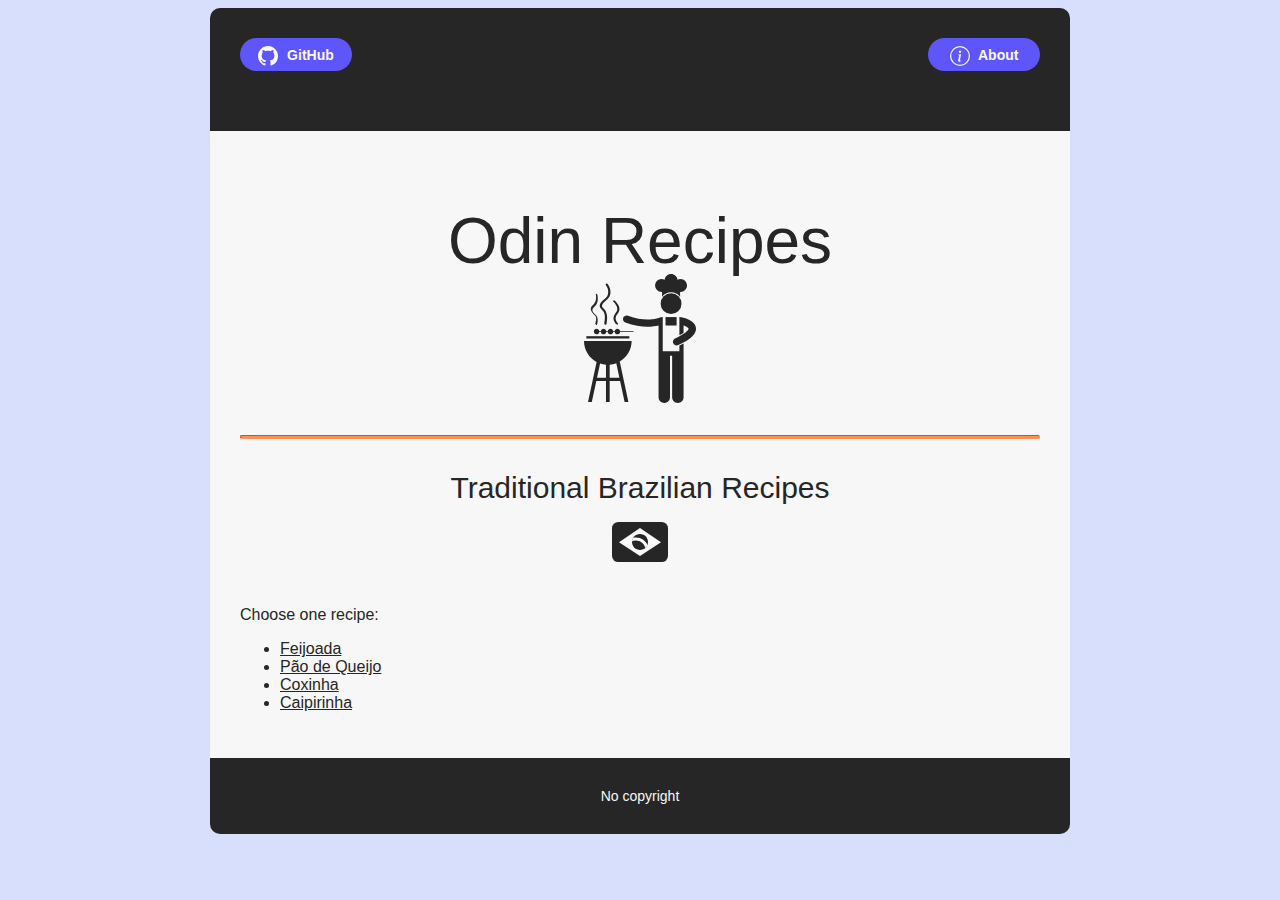
<file: index.html>
<!DOCTYPE html>
<html lang="en">

<head>
  <meta charset="UTF-8">
  <meta name="viewport" content="width=device-width, initial-scale=1.0">
  <link href="./css/style.css" rel="stylesheet">
  <title>Odin Recipes</title>
</head>

<body>
  <header id="menu">
    <a href="https://github.com/DaniloArcj/odin-recipes/tree/odin-recipes-css" target="_blank"><button class="button"><img class="logo-button" src="./img/github.svg"> GitHub</button></a>
    <a href="about.html"><button class="button"><img class="logo-button" src="./img/about.svg"> About</button></a>
  </header>

  <main id="recipe">
    <section>
      <h1>Odin Recipes</h1>
      <img class="icon mainicon" src="./img/odin-recipe.svg" alt="Chef cooking icon">
      <hr>
    </section>
    <section>          
      <h2>Traditional Brazilian Recipes</h2>
      <img class="icon" src="./img/brazil.svg" alt="Brazilian flag Icon">

      <p>Choose one recipe:</p>
      <ul lang="pt-BR">
        <li><a href="./recipes/feijoada.html" >Feijoada</a></li>
        <li><a href="./recipes/paodequeijo.html" >Pão de Queijo</a></li>
        <li><a href="./recipes/coxinha.html">Coxinha</a></li>
        <li><a href="./recipes/caipirinha.html">Caipirinha</a></li>
      </ul>
    </section>
  </main>
  <footer>
    No copyright
  </footer>
</body>

</html>
</file>
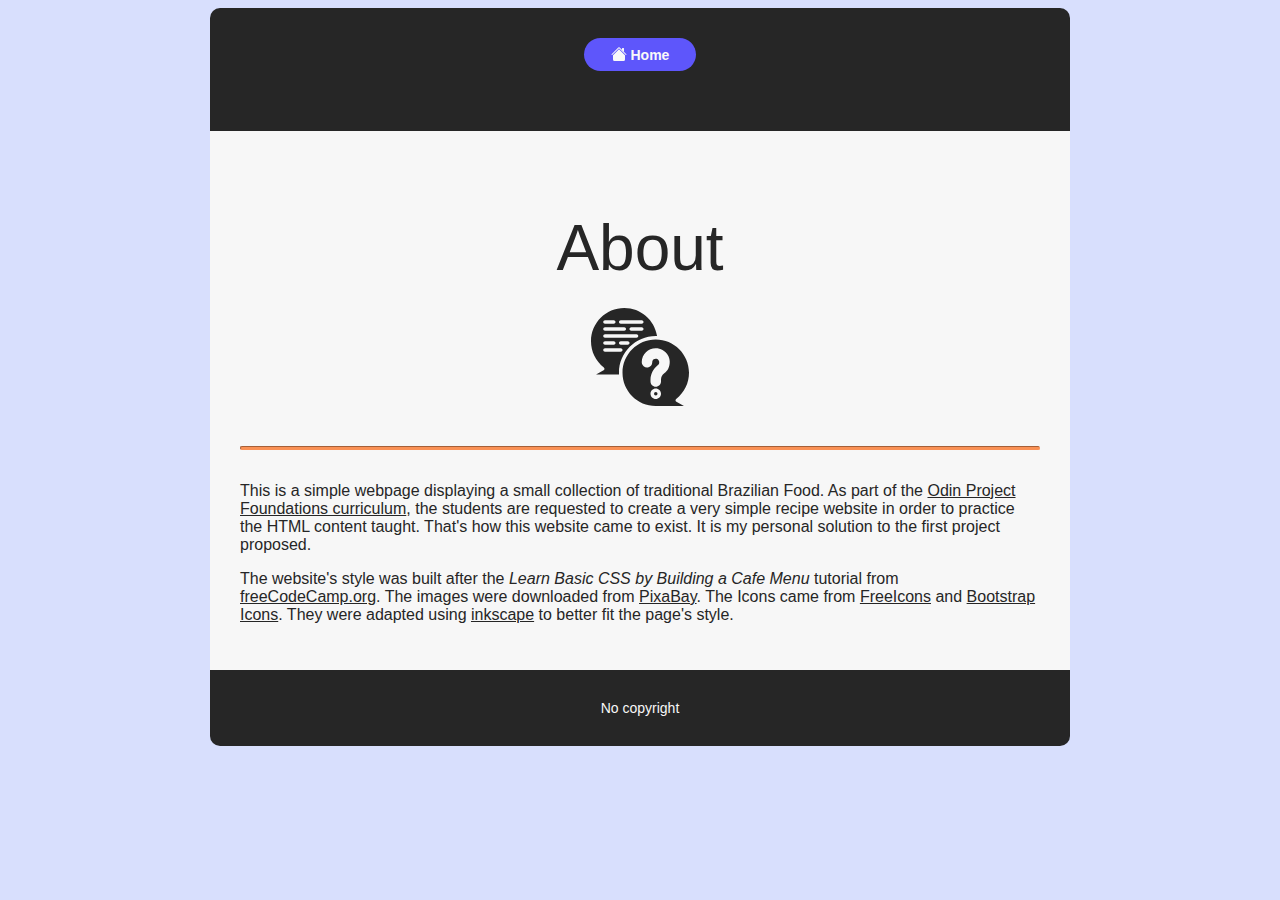
<file: about.html>
<!DOCTYPE html>
<html lang="en">
<head>
  <meta charset="UTF-8">
  <meta name="viewport" content="width=device-width, initial-scale=1.0">
  <link rel="stylesheet" href="./css/about.css">
  <title>Document</title>
</head>
<body>
  <header id="menu">
    <a href="./index.html"><button class="button"><img class="logo-home" src="./img/home.svg"> Home</button></a>
  </header>
  <main id="recipe">
    <h1>About</h1>
    <img class="icon" src="./img/info.svg" alt="Information Icon">
    <hr>
    <p>
      This is a simple webpage displaying a small collection of traditional Brazilian Food. As part of the <a href="https://www.theodinproject.com/lessons/foundations-recipes" target="_blank">Odin Project Foundations curriculum</a>, the students are requested to create a very simple recipe website in order to practice the HTML content taught. That's how this website came to exist. It is my personal solution to the first project proposed.
    </p>
    <p>
      The website's style was built after the <em>Learn Basic CSS by Building a Cafe Menu</em> tutorial from <a href="https://www.freecodecamp.org/learn/2022/responsive-web-design/" target="_blank">freeCodeCamp.org</a>. The images were downloaded from <a href="https://pixabay.com/pt/">PixaBay</a>. The Icons came from <a href="https://freeicons.io/">FreeIcons</a> and <a href="https://icons.getbootstrap.com/">Bootstrap Icons</a>. They were adapted using <a href="https://inkscape.org/">inkscape</a> to better fit the page's style.
    </p>
  </main>
  <footer>
    No copyright
  </footer>
</body>
</html>
</file>
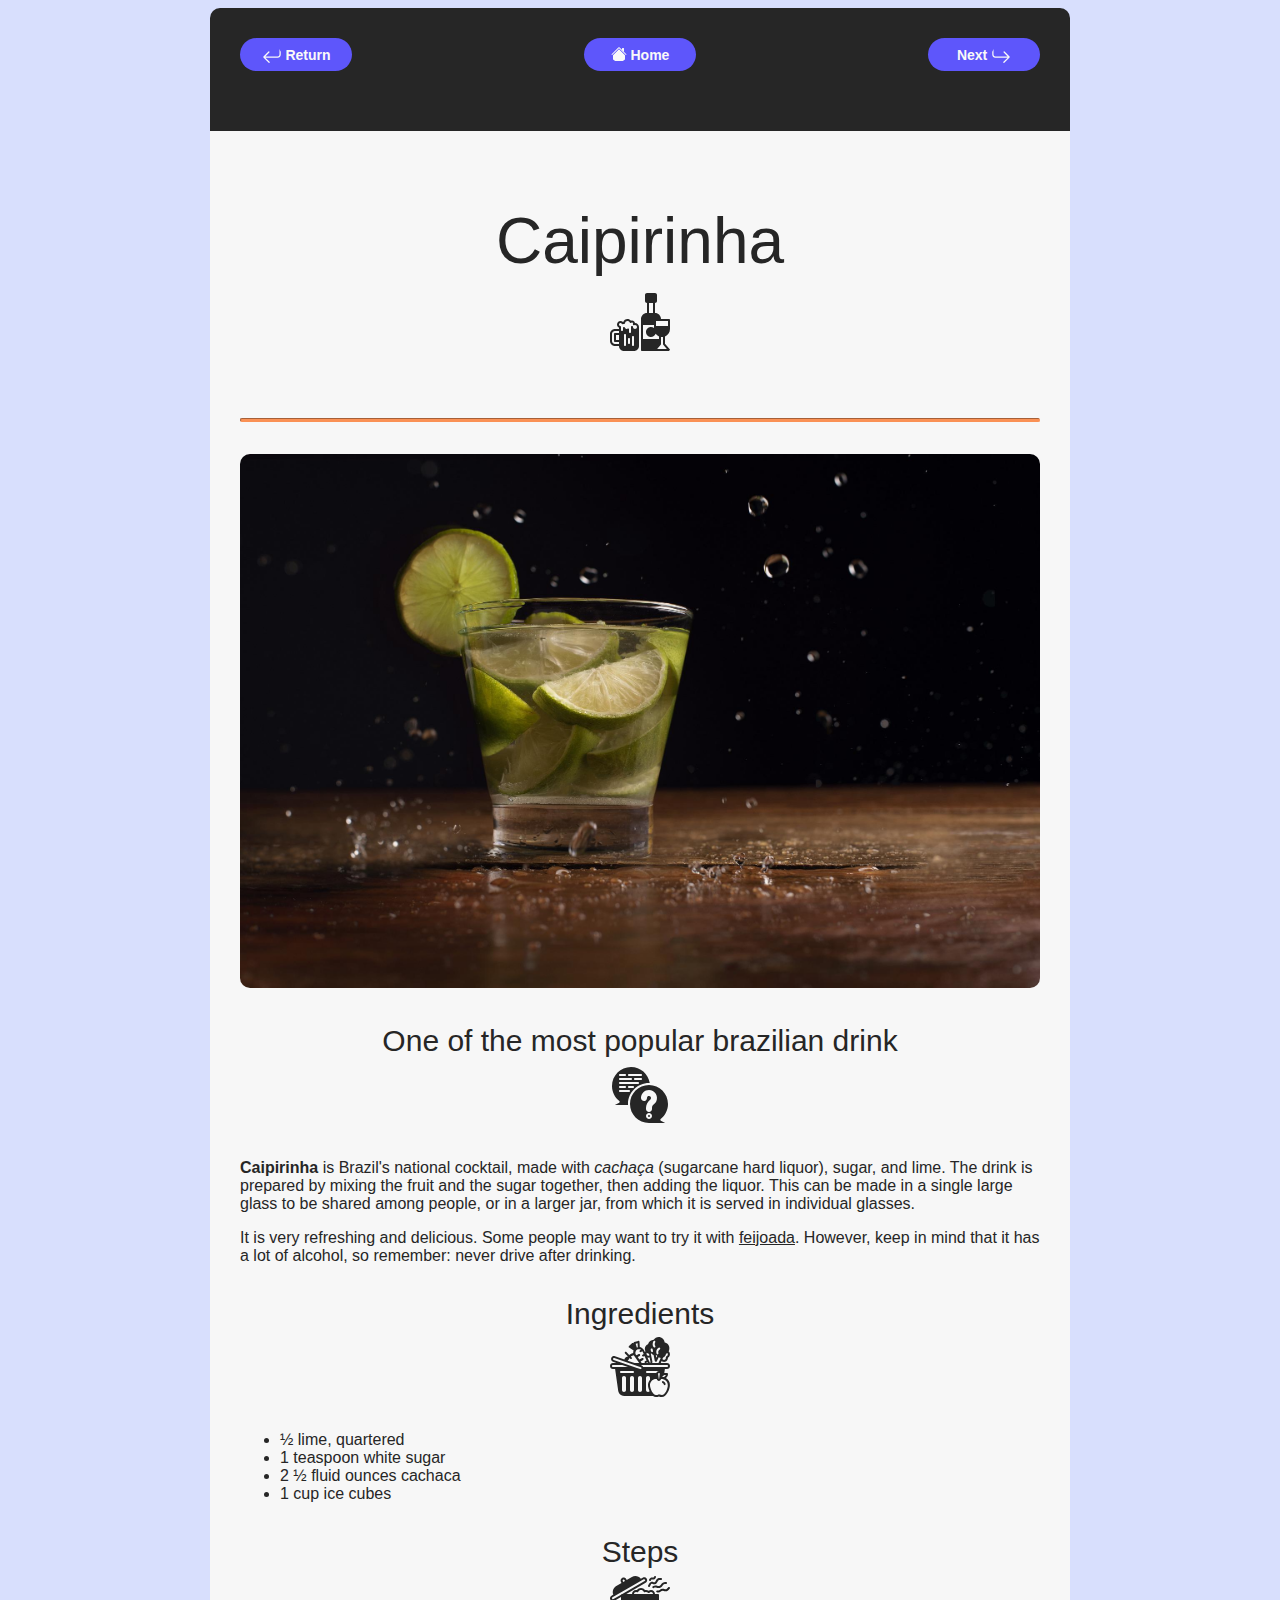
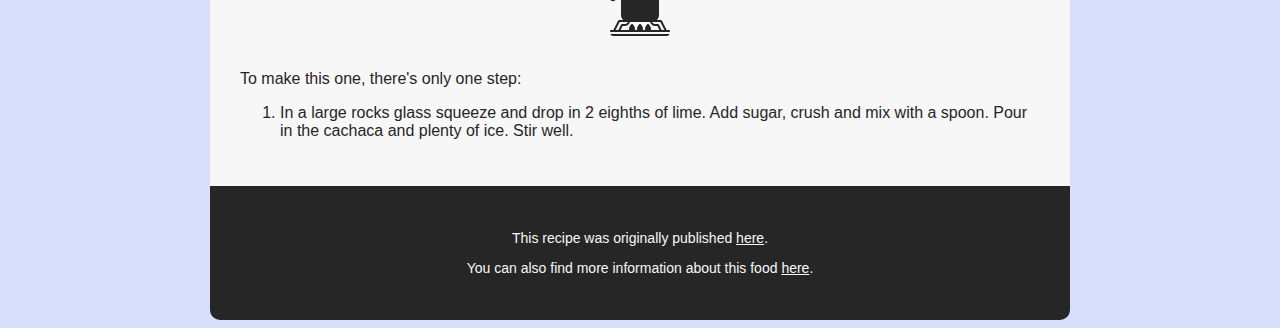
<file: recipes/caipirinha.html>
<!DOCTYPE html>
<html lang="en">
  
<head>
  <meta charset="UTF-8">
  <meta name="viewport" content="width=device-width, initial-scale=1.0">
  <link rel="stylesheet" href="../css/caipirinha.css">
  <title lang="pt-BR">Caipirinha</title>
</head>

<body>
  <header id="menu">
    <a href="./coxinha.html"><button class="button return"><img class="logo-return" src="../img/return.svg"> Return</button></a>
    <a href="../index.html"><button class="button home"><img class="logo-home" src="../img/home.svg"> Home</button></a>
    <a href="./feijoada.html"><button class="button next">Next <img class="logo-return" src="../img/next.svg"></button></a>
  </header> 

  <main id="recipe">
    <section>
      <h1 lang="pt-BR">Caipirinha</h1>
      <img class="icon mainicon" src="../img/beer.svg" alt="Beer icon">
      
      <hr>
    </section>
    <section>
      <img src="../img/caipirinha.jpg" alt="A glass full of Caipirinha, with some slices of lime, on a wooden table, in front of a black background and some droplets blurred around it">
      <h2>One of the most popular brazilian drink</h2>
      <img class="icon" src="../img/info.svg" alt="Information Icon">
      <p>
        <strong lang="pt-BR">Caipirinha</strong> is Brazil's national cocktail, made with <em lang="pt-BR">cachaça</em> (sugarcane hard liquor), sugar, and lime. The drink is prepared by mixing the fruit and the sugar together, then adding the liquor. This can be made in a single large glass to be shared among people, or in a larger jar, from which it is served in individual glasses.
      </p>
      <p>
        It is very refreshing and delicious. Some people may want to try it with <a href="feijoada.html" lang="pt-BR">feijoada</a>. However, keep in mind that it has a lot of alcohol, so remember: never drive after drinking.
      </p>
    </section>
    <section>
      <h2>Ingredients</h2>
      <img class="icon" src="../img/ingredients.svg" alt="Ingredients Icon">
      <ul>
        <li>½ lime, quartered</li>
        <li>1 teaspoon white sugar</li>
        <li>2 ½ fluid ounces cachaca</li>
        <li>1 cup ice cubes</li>
      </ul>
    </section>
    <section>
      <h2>Steps</h2>
      <img class="icon" src="../img/steps.svg" alt="Steps Icon">
      <p>To make this one, there's only one step:</p>
      <ol>
        <li>
          <p>
            In a large rocks glass squeeze and drop in 2 eighths of lime. Add sugar, crush and mix with a spoon. Pour in the cachaca and plenty of ice. Stir well.
          </p>
        </li>
      </ol>
    </section>
  </main>

  <footer>       
    <p>
      This recipe was originally published <a href="https://www.allrecipes.com/recipe/20210/caipirinha/" target="_blank">here</a>.
    </p>
    <p>
      You can also find more information about this food <a href="https://en.wikipedia.org/wiki/Caipirinha" target="_blank">here</a>.
    </p>      
  </footer>  
</body>

</html>
</file>
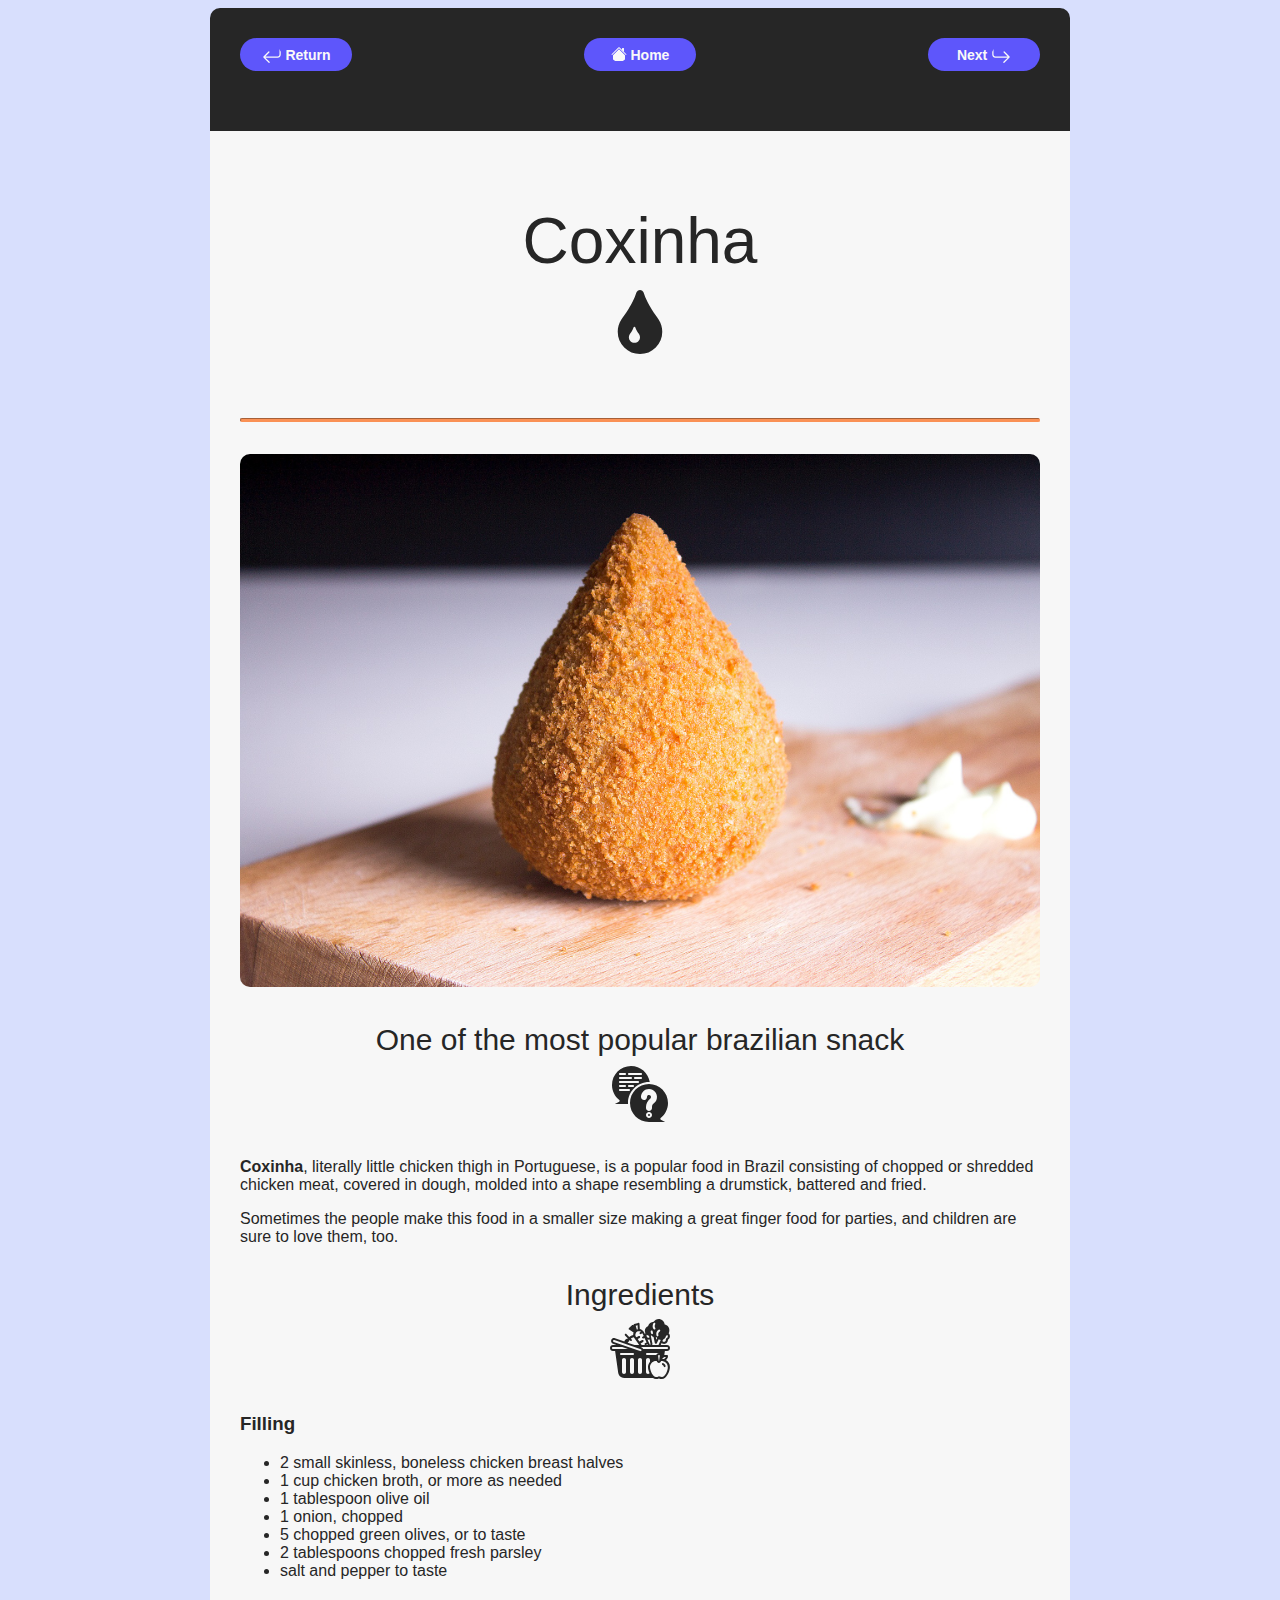
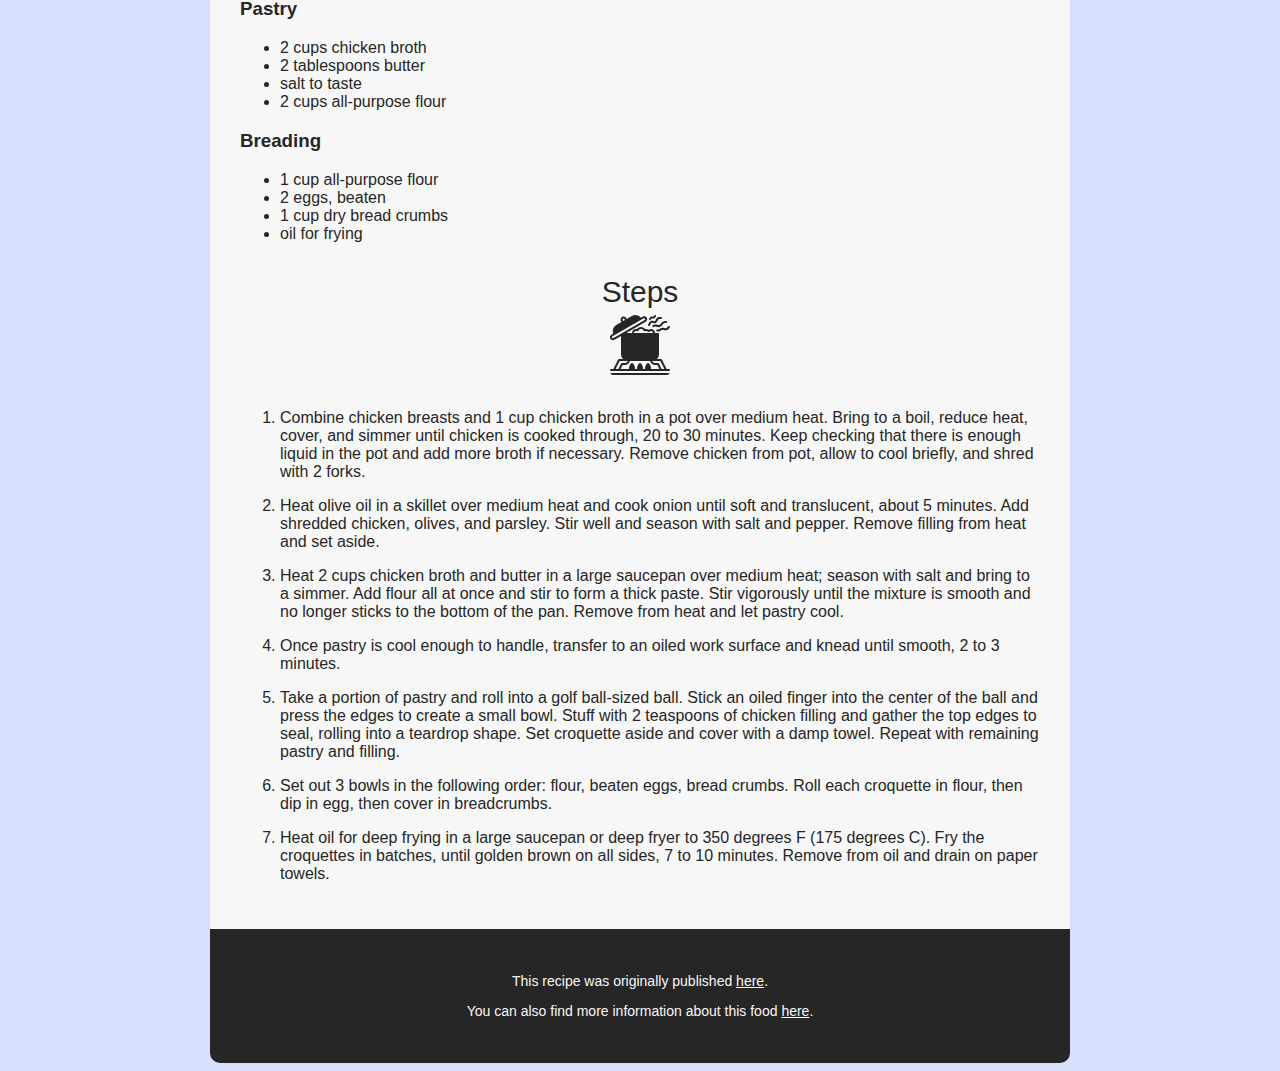
<file: recipes/coxinha.html>
<!DOCTYPE html>
<html lang="en">

<head>
  <meta charset="UTF-8">
  <meta name="viewport" content="width=device-width, initial-scale=1.0">
  <link rel="stylesheet" href="../css/coxinha.css">
  <title lang="pt-BR">Coxinha</title>
</head>

<body>
  <header id="menu">
    <a href="./paodequeijo.html"><button class="button return"><img class="logo-return" src="../img/return.svg"> Return</button></a>
    <a href="../index.html"><button class="button home"><img class="logo-home" src="../img/home.svg"> Home</button></a>
    <a href="./caipirinha.html"><button class="button next">Next <img class="logo-return" src="../img/next.svg"></button></a>
  </header> 

  <main id="recipe">
    <section>
      <h1 lang="pt-BR">Coxinha</h1>
      <img class="icon mainicon" src="../img/coxinha.svg" alt="Cheese Bread icon">
      <hr>
    </section>
    <section>
      <img src="../img/coxinha.jpg" alt="A big piece of coxinha on a table with some blurred cream behind it">
      <h2>One of the most popular brazilian snack</h2>
      <img class="icon" src="../img/info.svg" alt="Information Icon">
      <p>
        <strong lang="pt-BR">Coxinha</strong>, literally little chicken thigh in Portuguese, is a popular food in Brazil consisting of chopped or shredded chicken meat, covered in dough, molded into a shape resembling a drumstick, battered and fried.
      </p>
      <p>
        Sometimes the people make this food in a smaller size making a great finger food for parties, and children are sure to love them, too.
      </p>
    </section>
    <section>
      <h2>Ingredients</h2>
      <img class="icon" src="../img/ingredients.svg" alt="Ingredients Icon">
      <h3>Filling</h3>
      <ul>
        <li>2 small skinless, boneless chicken breast halves</li>
        <li>1 cup chicken broth, or more as needed</li>
        <li>1 tablespoon olive oil</li>
        <li>1 onion, chopped</li>
        <li>5 chopped green olives, or to taste</li>
        <li>2 tablespoons chopped fresh parsley</li>
        <li>salt and pepper to taste </li>
      </ul>
      <h3>Pastry</h3>
      <ul>
        <li>2 cups chicken broth</li>
        <li>2 tablespoons butter</li>
        <li>salt to taste</li>
        <li>2 cups all-purpose flour</li>
      </ul>
      <h3>Breading</h3>
      <ul>
        <li>1 cup all-purpose flour</li>
        <li>2 eggs, beaten</li>
        <li>1 cup dry bread crumbs</li>
        <li>oil for frying</li>
      </ul>
    </section>
    <section>
      <h2>Steps</h2>
      <img class="icon" src="../img/steps.svg" alt="Steps Icon">
      <ol>
        <li>
          <p>
            Combine chicken breasts and 1 cup chicken broth in a pot over medium heat. Bring to a boil, reduce heat, cover, and simmer until chicken is cooked through, 20 to 30 minutes. Keep checking that there is enough liquid in the pot and add more broth if necessary. Remove chicken from pot, allow to cool briefly, and shred with 2 forks.
          </p>
        </li>
        <li>
          <p>
            Heat olive oil in a skillet over medium heat and cook onion until soft and translucent, about 5 minutes. Add shredded chicken, olives, and parsley. Stir well and season with salt and pepper. Remove filling from heat and set aside.
          </p>
        </li>
        <li>
          <p>
            Heat 2 cups chicken broth and butter in a large saucepan over medium heat; season with salt and bring to a simmer. Add flour all at once and stir to form a thick paste. Stir vigorously until the mixture is smooth and no longer sticks to the bottom of the pan. Remove from heat and let pastry cool.
          </p>
        </li>
        <li>
          <p>
            Once pastry is cool enough to handle, transfer to an oiled work surface and knead until smooth, 2 to 3 minutes.
          </p>
        </li>
        <li>
          <p>
            Take a portion of pastry and roll into a golf ball-sized ball. Stick an oiled finger into the center of the ball and press the edges to create a small bowl. Stuff with 2 teaspoons of chicken filling and gather the top edges to seal, rolling into a teardrop shape. Set croquette aside and cover with a damp towel. Repeat with remaining pastry and filling.
          </p>
        </li>
        <li>
          <p>
            Set out 3 bowls in the following order: flour, beaten eggs, bread crumbs. Roll each croquette in flour, then dip in egg, then cover in breadcrumbs.
          </p>
        </li>
        <li>
          <p>
            Heat oil for deep frying in a large saucepan or deep fryer to 350 degrees F (175 degrees C). Fry the croquettes in batches, until golden brown on all sides, 7 to 10 minutes. Remove from oil and drain on paper towels.
          </p>
        </li>
      </ol>
    </section>
  </main>

  <footer>
    <p>
      This recipe was originally published <a href="https://www.allrecipes.com/recipe/265322/coxinhas-brazilian-chicken-croquettes/" target="_blank">here</a>.
    </p>
    <p>
      You can also find more information about this food <a href="https://en.wikipedia.org/wiki/Coxinha" target="_blank">here</a>.
    </p>
  </footer>
</body>

</html>
</file>
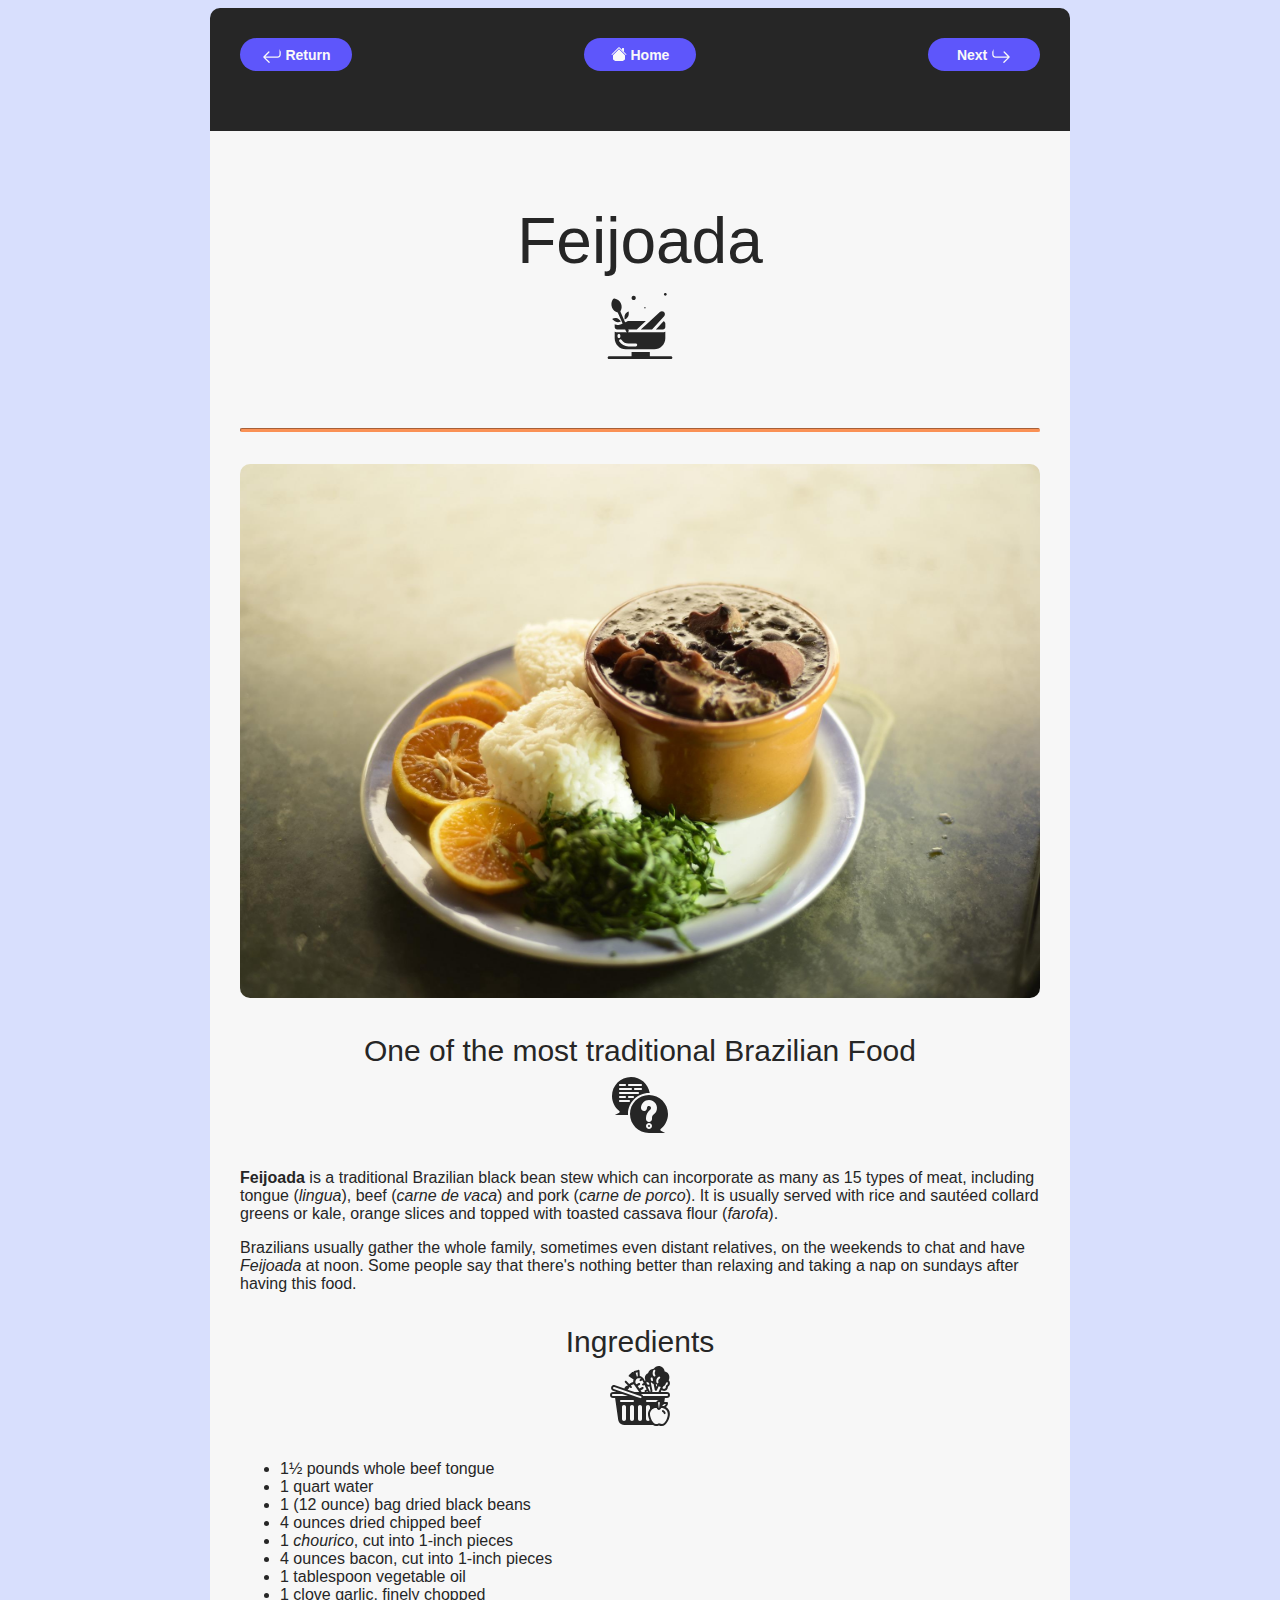
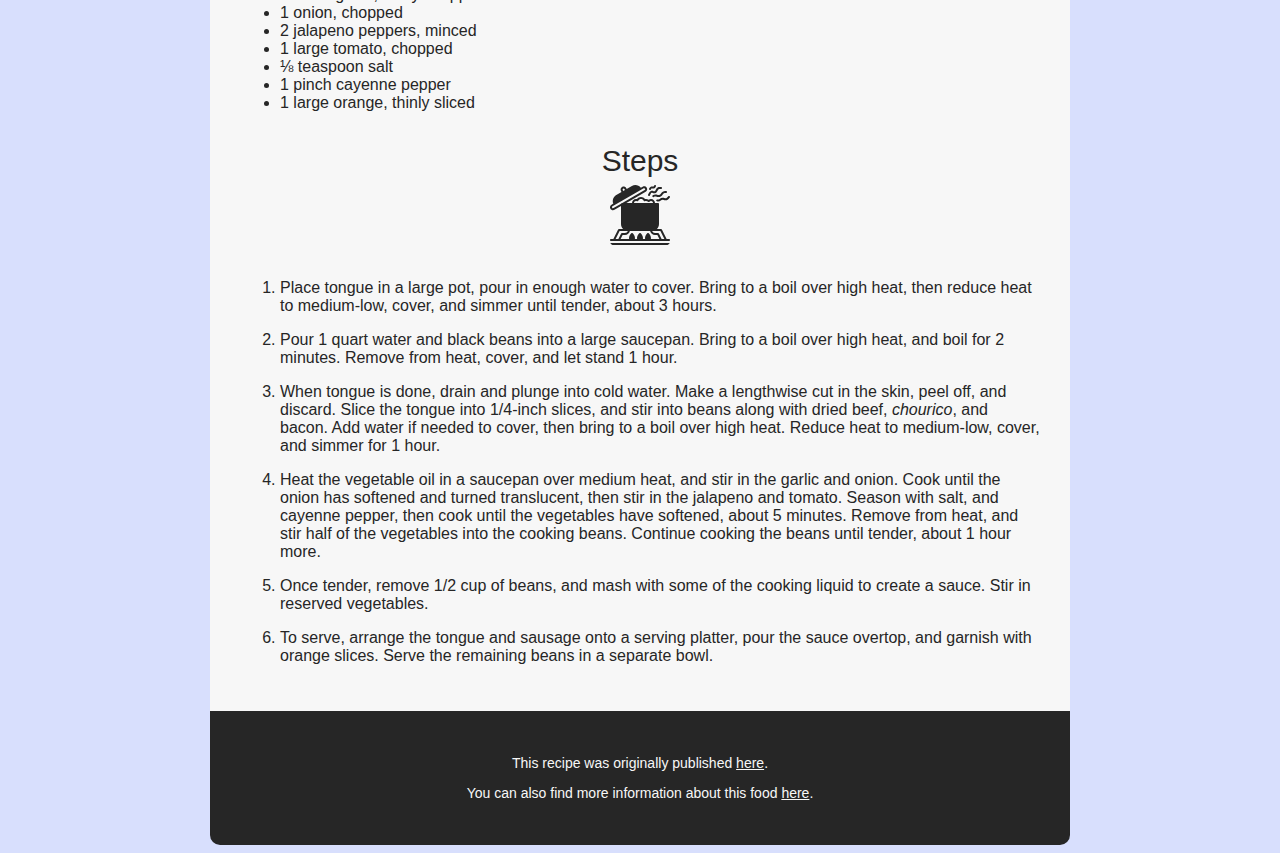
<file: recipes/feijoada.html>
<!DOCTYPE html>
<html lang="en">

<head>
  <meta charset="UTF-8">
  <meta name="viewport" content="width=device-width, initial-scale=1.0">
  <link rel="stylesheet" href="../css/feijoada.css">
  <title lang="pt-BR">Feijoada Recipe</title>
</head>

<body>
  <header id="menu">
    <a href="./caipirinha.html"><button class="button return"><img class="logo-return" src="../img/return.svg"> Return</button></a>
    <a href="../index.html"><button class="button home"><img class="logo-home" src="../img/home.svg"> Home</button></a>
    <a href="./paodequeijo.html"><button class="button next">Next <img class="logo-return" src="../img/next.svg"></button></a>
  </header> 

  <main id="recipe">
    <h1 lang="pt-BR">Feijoada</h1>
    <img class="icon mainicon" src="../img/feijoada.svg" alt="feijoada icon">
    <hr>

    <section>
      <img src="../img/feijoada.jpg" alt="A bowl full of feijoada with some rice, salad and some slices of orange">
      <h2>One of the most traditional Brazilian Food</h2>
      <img class="icon" src="../img/info.svg" alt="Information Icon">
      <p>
        <strong lang="pt-BR">Feijoada</strong> is a traditional Brazilian black bean stew which can incorporate as many as 15 types of meat, including tongue (<em lang="pt-BR">lingua</em>), beef (<em lang="pt-BR">carne de vaca</em>) and pork (<em lang="pt-BR">carne de porco</em>). It is usually served with rice and  sautéed collard greens or kale, orange slices and topped with toasted cassava flour (<em lang="pt-BR">farofa</em>).
      </p>
      <p>
        Brazilians usually gather the whole family, sometimes even distant relatives, on the weekends to chat and have <em lang="pt-BR">Feijoada</em> at noon. Some people say that there's nothing better than relaxing and taking a nap on sundays after having this food.
      </p>
    </section>
    <section>
      <h2>Ingredients</h2>
      <img class="icon" src="../img/ingredients.svg" alt="Ingredients Icon">
      <ul>
        <li style="text-align: left">1½ pounds whole beef tongue </li>
        <li>1 quart water</li>
        <li>1 (12 ounce) bag dried black beans</li>
        <li>4 ounces dried chipped beef</li>
        <li>1 <em lang="pt-BR">chourico</em>, cut into 1-inch pieces</li>
        <li>4 ounces bacon, cut into 1-inch pieces</li>
        <li>1 tablespoon vegetable oil</li>
        <li>1 clove garlic, finely chopped</li>
        <li>1 onion, chopped</li>
        <li>2 jalapeno peppers, minced</li>
        <li>1 large tomato, chopped</li>
        <li>⅛ teaspoon salt</li>
        <li>1 pinch cayenne pepper</li>
        <li>1 large orange, thinly sliced </li>
      </ul>
    </section>
    <section>
      <h2>Steps</h2>
      <img class="icon" src="../img/steps.svg" alt="Steps Icon">
      <ol>
        <li>
          <p>
            Place tongue in a large pot, pour in enough water to cover. Bring to a boil over high heat, then reduce heat to medium-low, cover, and simmer until tender, about 3 hours.
          </p>
        </li>
        <li>
          <p>
            Pour 1 quart water and black beans into a large saucepan. Bring to a boil over high heat, and boil for 2 minutes. Remove from heat, cover, and let stand 1 hour.
          </p>
        </li>
        <li>
          <p>
            When tongue is done, drain and plunge into cold water. Make a lengthwise cut in the skin, peel off, and discard. Slice the tongue into 1/4-inch slices, and stir into beans along with dried beef, <em lang="pt-BR">chourico</em>, and bacon. Add water if needed to cover, then bring to a boil over high heat. Reduce heat to medium-low, cover, and simmer for 1 hour.
          </p>
        </li>
        <li>
          <p>
            Heat the vegetable oil in a saucepan over medium heat, and stir in the garlic and onion. Cook until the onion has softened and turned translucent, then stir in the jalapeno and tomato. Season with salt, and cayenne pepper, then cook until the vegetables have softened, about 5 minutes. Remove from heat, and stir half of the vegetables into the cooking beans. Continue cooking the beans until tender, about 1 hour more.
          </p>
        </li>
        <li>
          <p>
            Once tender, remove 1/2 cup of beans, and mash with some of the cooking liquid to create a sauce. Stir in reserved vegetables.
          </p>
        </li>
        <li>
          <p>
            To serve, arrange the tongue and sausage onto a serving platter, pour the sauce overtop, and garnish with orange slices. Serve the remaining beans in a separate bowl.
          </p>
        </li>
      </ol>
    </section>
  </main>

  <footer>       
    <p>
      This recipe was originally published <a href="https://www.allrecipes.com/recipe/83093/feijoada/" target="_blank">here</a>. 
    </p>
    <p>
      You can also find more information about this food <a href="https://www.smithsonianmag.com/arts-culture/Celebrate-Brazil-with-Emerils-Feijoada-180951699/" target="_blank">here</a>.
    </p>
  </footer>
</body>

</html>
</file>
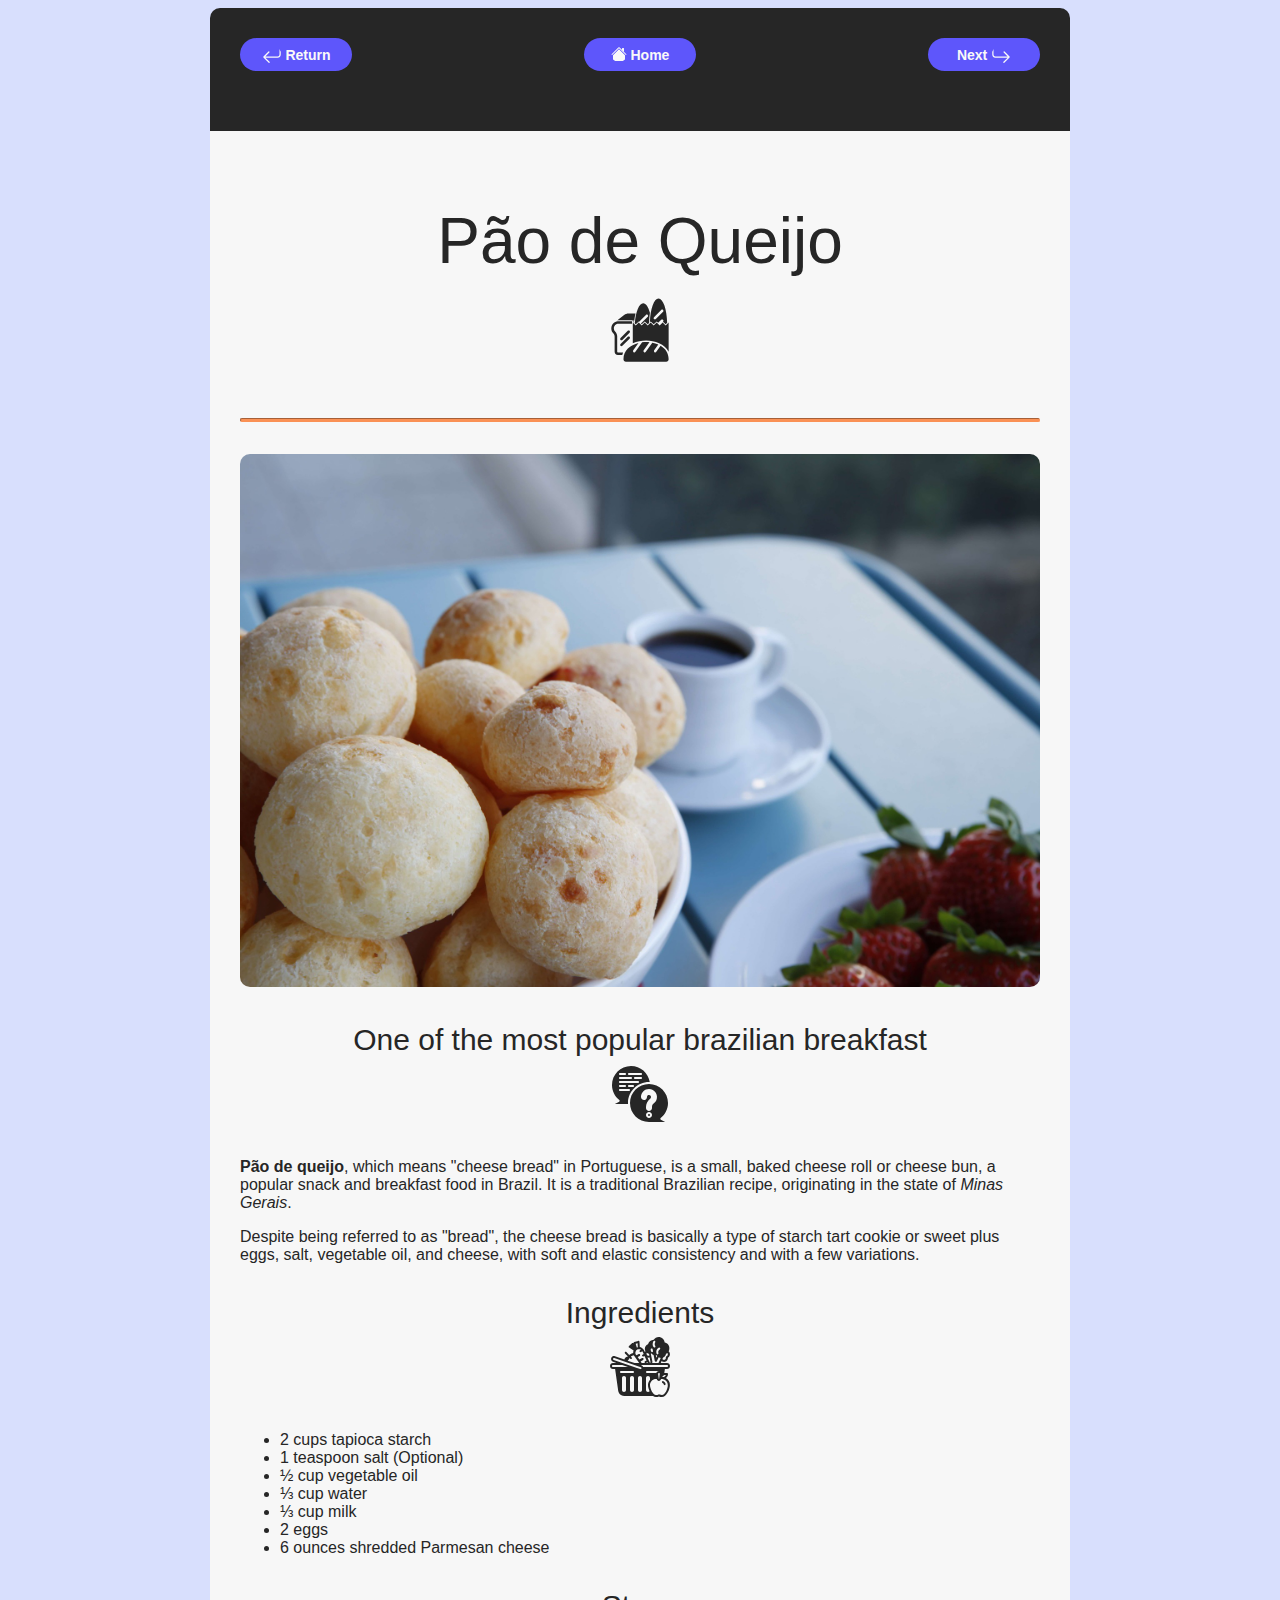
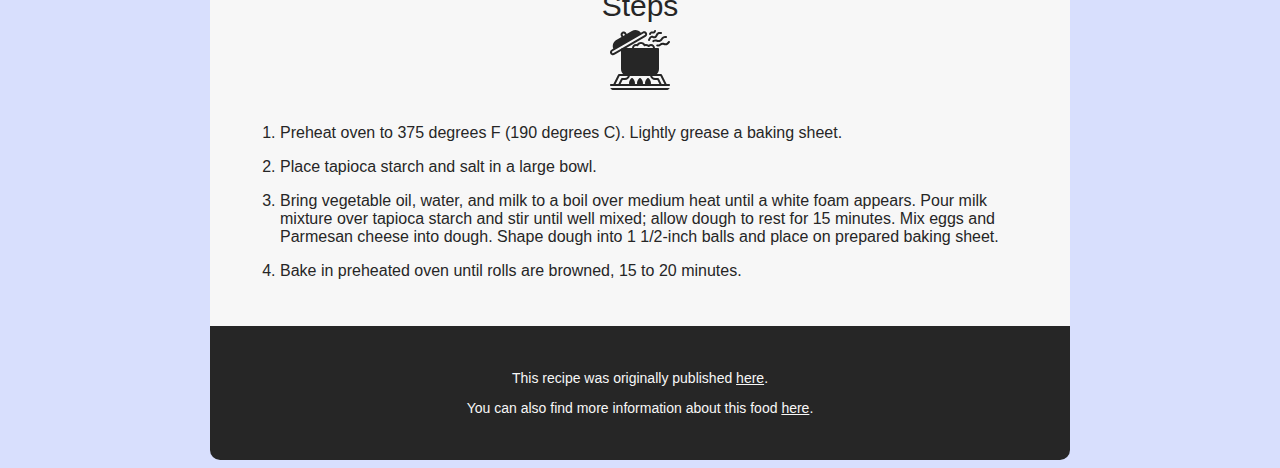
<file: recipes/paodequeijo.html>
<!DOCTYPE html>
<html lang="en">

<head>
  <meta charset="UTF-8">
  <meta name="viewport" content="width=device-width, initial-scale=1.0">
  <link rel="stylesheet" href="../css/paodequeijo.css">
  <title lang="pt-BR">Pão de Queijo</title>
</head>

<body>
  <header id="menu">
    <a href="./feijoada.html"><button class="button return"><img class="logo-return" src="../img/return.svg"> Return</button></a>
    <a href="../index.html"><button class="button home"><img class="logo-home" src="../img/home.svg"> Home</button></a>
    <a href="./coxinha.html"><button class="button next">Next <img class="logo-return" src="../img/next.svg"></button></a>
  </header> 

  <main id="recipe">
    <section>
      <h1 lang="pt-BR">Pão de Queijo</h1>
      <img class="icon mainicon" src="../img/chessebread.svg" alt="Cheese Bread icon">
      <hr>
    </section>
    <section>
      <img src="../img/paodequeijo.jpg" alt="A plate full of cheese bread with a cup of coffee and strawberries blurred behind in the background.">
      <h2>One of the most popular brazilian breakfast</h2>
      <img class="icon" src="../img/info.svg" alt="Information Icon">
      <p>
        <strong lang="pt-BR">Pão de queijo</strong>, which means "cheese bread" in Portuguese, is a small, baked cheese roll or cheese bun, a popular snack and breakfast food in Brazil. It is a traditional Brazilian recipe, originating in the state of <em lang="pt-BR">Minas Gerais</em>.
      </p>
      <p>
        Despite being referred to as "bread", the cheese bread is basically a type of starch tart cookie or sweet plus eggs, salt, vegetable oil, and cheese, with soft and elastic consistency and with a few variations.
      </p>
    </section>
    <section>
      <h2>Ingredients</h2>
      <img class="icon" src="../img/ingredients.svg" alt="Ingredients Icon">
      <ul>
        <li>2 cups tapioca starch</li>
        <li>1 teaspoon salt (Optional)</li>
        <li>½ cup vegetable oil</li>
        <li>⅓ cup water</li>
        <li>⅓ cup milk</li>
        <li>2 eggs</li>
        <li>6 ounces shredded Parmesan cheese </li>
      </ul>
    </section>
    <section>
      <h2>Steps</h2>
      <img class="icon" src="../img/steps.svg" alt="Steps Icon">
      <ol>
        <li>
          <p>
            Preheat oven to 375 degrees F (190 degrees C). Lightly grease a baking sheet.
          </p>
        </li>
        <li>
          <p>
            Place tapioca starch and salt in a large bowl.
          </p>
        </li>
        <li>
          <p>
            Bring vegetable oil, water, and milk to a boil over medium heat until a white foam appears. Pour milk mixture over tapioca starch and stir until well mixed; allow dough to rest for 15 minutes. Mix eggs and Parmesan cheese into dough. Shape dough into 1 1/2-inch balls and place on prepared baking sheet.
          </p>
        </li>
        <li>
          <p>
            Bake in preheated oven until rolls are browned, 15 to 20 minutes.
          </p>
        </li>
      </ol>
    </section>
  </main>

  <footer>  
    <p>
      This recipe was originally published <a href="https://www.allrecipes.com/recipe/221430/brazilian-cheese-rolls-pao-de-queijo/" target="_blank">here</a>. 
    </p>
    <p>
      You can also find more information about this food <a href="https://en.wikipedia.org/wiki/P%C3%A3o_de_queijo" target="_blank">here</a>.
    </p>
  </footer>
</body>

</html>
</file>
<file: css/style.css>
body {
  background-color: rgba(125, 149, 250, 30%);
  color: #262626;
  font-family: sans-serif;
}

#recipe {
  background-color: hsl(0, 0%, 97%);
  width: 80%;
  margin-right: auto;
  margin-left: auto;
  padding: 30px;
  max-width: 800px;
}

.img-odin{
  display: block;
  margin-left: auto;
  margin-right: auto;
  width: 40%;
}

.icon {
  display: block;
  margin-left: auto;
  margin-right: auto;
  width: 64px;
  height: auto;
  margin-top: -20px;
  margin-bottom: 32px;
}

.icon.mainicon {
  width: 112px;
  height: auto;
}

h1,h2 {
  text-align: center;
  font-family: Impact, 'Arial black', sans-serif;
  font-weight: 200;
}

h1 {
  font-size: 64px;
  margin-bottom: 16px;
}

h2 {
  margin-top: 32px;
  font-size: 30px;
}

/* Button  - Home */
#menu {
  background-color: #262626;
  border-top-left-radius: 10px;
  border-top-right-radius: 10px;
  width: 80%;
  margin-right: auto;
  margin-left: auto;
  padding: 30px;
  padding-bottom: 60px;
  max-width: 800px;
  display: flex;
  flex-direction: row;
  justify-content:space-between;
}

.logo-button {
  height: auto;
  width: 20px;
  margin-right: 5px;
  margin-bottom: -6px;
}

.logo-home {
  height: auto;
  width: 14px;
  margin-bottom: -2px;
}

.button {
  height: auto;
  width: 112px;
}

button {
  padding: 8px 16px;
  border: 0px;
  background-color: #5e56fb;
  color: hsl(0, 0%, 97.5%);
  border-radius: 20px;
  font-size: 14px;
  font-weight: bold;
}

button:hover {
  background-color: hsl(243, 95%, 75%);
}

button:active {
  background-color: hsl(243, 95%, 55%);
  padding: 8px;
}

/* footer */

hr {
  padding: 1px;
  background-color: #FA9155;
  border-color: #FA9155;
  margin-bottom: 32px;
  border-radius: 5px;
}

footer {
  background-color: #262626;
  color:hsl(0, 0%, 97%);
  border-bottom-left-radius: 10px;
  border-bottom-right-radius: 10px;
  width: 80%;
  margin-right: auto;
  margin-left: auto;
  padding: 30px;
  max-width: 800px;
  font-size: 14px;
  text-align: center;
}

main a {
  color: #262626;
}

a:hover {
  color: #FA9155;
}

a:active {
  color: rgba(250, 145, 85, 50%);
}
</file>
<file: css/about.css>
body {
  background-color: rgba(125, 149, 250, 30%);
  color: #262626;
  font-family: sans-serif;
  }

#recipe {
  background-color: hsl(0, 0%, 97%);
  width: 80%;
  margin-right: auto;
  margin-left: auto;
  padding: 30px;
  max-width: 800px;
  padding-top: 37px;
}

.icon {
  display: block;
  margin-left: auto;
  margin-right: auto;
  margin-top: 0px;
  margin-bottom: 33px;
  width: 112px;
  height: auto;
}

h1 {
  text-align: center;
  font-family: Impact, 'Arial black', sans-serif;
  font-weight: 200;
  font-size: 64px;
  margin-bottom: 16px;
}

/* Button  - Home */
#menu {
  background-color: #262626;
  border-top-left-radius: 10px;
  border-top-right-radius: 10px;
  width: 80%;
  margin-right: auto;
  margin-left: auto;
  padding: 30px;
  padding-bottom: 60px;
  max-width: 800px;
  display: flex;
  flex-direction: row;
  justify-content:center;
}

.logo-home {
  height: auto;
  width: 16px;
  margin-bottom: -2px;
}

.button {
  height: auto;
  width: 112px;
}

button {
  padding: 8px 16px;
  border: 0px;
  background-color: #5e56fb;
  color: hsl(0, 0%, 97.5%);
  border-radius: 20px;
  font-size: 14px;
  font-weight: bold;
}
button:hover {
  background-color: hsl(243, 95%, 75%);
}

button:active {
  background-color: hsl(243, 95%, 55%);
  padding: 8px;
}

/* footer */

hr {
  padding: 1px;
  background-color: #FA9155;
  border-color: #FA9155;
  margin-bottom: 32px;
  border-radius: 5px;
}

footer {
  background-color: #262626;
  color:hsl(0, 0%, 97%);
  border-bottom-left-radius: 10px;
  border-bottom-right-radius: 10px;
  width: 80%;
  margin-right: auto;
  margin-left: auto;
  padding: 30px;
  max-width: 800px;
  font-size: 14px;
  text-align: center;
}

main a {
  color: #262626;
}

a:hover {
  color: #FA9155;
}

a:active {
  color: rgba(250, 145, 85, 50%);
}
</file>
<file: css/caipirinha.css>
body {
  background-color: rgba(125, 149, 250, 30%);
  color: #262626;
  font-family: sans-serif;
}

#recipe {
  background-color: hsl(0, 0%, 97%);
  width: 80%;
  margin-right: auto;
  margin-left: auto;
  padding: 30px;
  max-width: 800px;
}

img{
  border-radius: 10px;
  height: auto;
  width: 100%;
}

.icon {
  display: block;
  margin-left: auto;
  margin-right: auto;
  width: 64px;
  height: auto;
  margin-top: -20px;
  margin-bottom: 32px;
}

.icon.mainicon {
  margin-bottom: 64px;
}


h1,h2 {
  text-align: center;
  font-family: Impact, 'Arial black', sans-serif;
  font-weight: 200;
}

h1 {
  font-size: 64px;
  margin-bottom: 32px;
}

h2 {
  margin-top: 32px;
  font-size: 30px;
}

/* Button  - Home */
#menu {
  background-color: #262626;
  border-top-left-radius: 10px;
  border-top-right-radius: 10px;
  width: 80%;
  margin-right: auto;
  margin-left: auto;
  padding: 30px;
  padding-bottom: 60px;
  max-width: 800px;
  display: flex;
  flex-direction: row;
  justify-content:space-between;
}

.logo-return {
  height: auto;
  width: 20px;
  margin-bottom: -6px;
}

.logo-home {
  height: auto;
  width: 16px;
  margin-bottom: -2px;
}

.button {
  height: auto;
  width: 112px;
}

button {
  padding: 8px 16px;
  border: 0px;
  background-color: #5e56fb;
  color: hsl(0, 0%, 97.5%);
  border-radius: 20px;
  font-size: 14px;
  font-weight: bold;
}

button:hover {
  background-color: hsl(243, 95%, 75%);
}

button:active {
  background-color: hsl(243, 95%, 55%);
  padding: 8px;
}

/* footer */

hr {
  padding: 1px;
  background-color: #FA9155;
  border-color: #FA9155;
  margin-bottom: 32px;
  border-radius: 5px;
}

footer {
  background-color: #262626;
  color:hsl(0, 0%, 97%);
  border-bottom-left-radius: 10px;
  border-bottom-right-radius: 10px;
  width: 80%;
  margin-right: auto;
  margin-left: auto;
  padding: 30px;
  max-width: 800px;
  font-size: 14px;
  text-align: center;
}

a {
  color: hsl(0, 0%, 97%);
}
section p a {
  color: #262626;
}

a:hover {
  color: #FA9155;
}

a:active {
  color: rgba(250, 145, 85, 50%);
}
</file>
<file: css/coxinha.css>
body {
  background-color: rgba(125, 149, 250, 30%);
  color: #262626;
  font-family: sans-serif;
}

#recipe {
  background-color: hsl(0, 0%, 97%);
  width: 80%;
  margin-right: auto;
  margin-left: auto;
  padding: 30px;
  max-width: 800px;
}

img{
  border-radius: 10px;
  height: auto;
  width: 100%;
}

.icon {
  display: block;
  margin-left: auto;
  margin-right: auto;
  width: 64px;
  height: auto;
  margin-top: -20px;
  margin-bottom: 32px;
}

.icon.mainicon {
  margin-bottom: 64px;
}


h1,h2 {
  text-align: center;
  font-family: Impact, 'Arial black', sans-serif;
  font-weight: 200;
}

h1 {
  font-size: 64px;
  margin-bottom: 32px;
}

h2 {
  margin-top: 32px;
  font-size: 30px;
}

/* Button  - Home */
#menu {
  background-color: #262626;
  border-top-left-radius: 10px;
  border-top-right-radius: 10px;
  width: 80%;
  margin-right: auto;
  margin-left: auto;
  padding: 30px;
  padding-bottom: 60px;
  max-width: 800px;
  display: flex;
  flex-direction: row;
  justify-content:space-between;
}

.logo-return {
  height: auto;
  width: 20px;
  margin-bottom: -6px;
}

.logo-home {
  height: auto;
  width: 16px;
  margin-bottom: -2px;
}

.button {
  height: auto;
  width: 112px;
}

button {
  padding: 8px 16px;
  border: 0px;
  background-color: #5e56fb;
  color: hsl(0, 0%, 97.5%);
  border-radius: 20px;
  font-size: 14px;
  font-weight: bold;
}

button:hover {
  background-color: hsl(243, 95%, 75%);
}

button:active {
  background-color: hsl(243, 95%, 55%);
  padding: 8px;
}

/* footer */

hr {
  padding: 1px;
  background-color: #FA9155;
  border-color: #FA9155;
  margin-bottom: 32px;
  border-radius: 5px;
}

footer {
  background-color: #262626;
  color:hsl(0, 0%, 97%);
  border-bottom-left-radius: 10px;
  border-bottom-right-radius: 10px;
  width: 80%;
  margin-right: auto;
  margin-left: auto;
  padding: 30px;
  max-width: 800px;
  font-size: 14px;
  text-align: center;
}

a {
  color: hsl(0, 0%, 97%);
}

a:hover {
  color: #FA9155;
}

a:active {
  color: rgba(250, 145, 85, 50%);
}
</file>
<file: css/feijoada.css>
body {
  background-color: rgba(125, 149, 250, 30%);
  color: #262626;
  font-family: sans-serif;
}

#recipe {
  background-color: hsl(0, 0%, 97%);
  width: 80%;
  margin-right: auto;
  margin-left: auto;
  padding: 30px;
  max-width: 800px;
}

img{
  border-radius: 10px;
  height: auto;
  width: 100%;
}

.icon {
  display: block;
  margin-left: auto;
  margin-right: auto;
  width: 64px;
  height: auto;
  margin-top: -20px;
  margin-bottom: 32px;
}

.icon.mainicon {
  width: 72px;
  height: auto;
  margin-bottom: 66px;
}


h1,h2 {
  text-align: center;
  font-family: Impact, 'Arial black', sans-serif;
  font-weight: 200;
}

h1 {
  font-size: 64px;
  margin-bottom: 32px;
}

h2 {
  margin-top: 32px;
  font-size: 30px;
}

/* Button  - Home */
#menu {
  background-color: #262626;
  border-top-left-radius: 10px;
  border-top-right-radius: 10px;
  width: 80%;
  margin-right: auto;
  margin-left: auto;
  padding: 30px;
  padding-bottom: 60px;
  max-width: 800px;
  display: flex;
  flex-direction: row;
  justify-content:space-between;
}

.logo-return {
  height: auto;
  width: 20px;
  margin-bottom: -6px;
}

.logo-home {
  height: auto;
  width: 16px;
  margin-bottom: -2px;
}

.button {
  height: auto;
  width: 112px;
}

button {
  padding: 8px 16px;
  border: 0px;
  background-color: #5e56fb;
  color: hsl(0, 0%, 97.5%);
  border-radius: 20px;
  font-size: 14px;
  font-weight: bold;
}

button:hover {
  background-color: hsl(243, 95%, 75%);
}

button:active {
  background-color: hsl(243, 95%, 55%);
  padding: 8px;
}

/* footer */

hr {
  padding: 1px;
  background-color: #FA9155;
  border-color: #FA9155;
  margin-bottom: 32px;
  border-radius: 5px;
}

footer {
  background-color: #262626;
  color:hsl(0, 0%, 97%);
  border-bottom-left-radius: 10px;
  border-bottom-right-radius: 10px;
  width: 80%;
  margin-right: auto;
  margin-left: auto;
  padding: 30px;
  max-width: 800px;
  font-size: 14px;
  text-align: center;
}

a {
  color: hsl(0, 0%, 97%);
}

a:hover {
  color: #FA9155;
}

a:active {
  color: rgba(250, 145, 85, 50%);
}
</file>
<file: css/paodequeijo.css>
body {
  background-color: rgba(125, 149, 250, 30%);
  color: #262626;
  font-family: sans-serif;
}

#recipe {
  background-color: hsl(0, 0%, 97%);
  width: 80%;
  margin-right: auto;
  margin-left: auto;
  padding: 30px;
  max-width: 800px;
}

img{
  border-radius: 10px;
  height: auto;
  width: 100%;
}

.icon {
  display: block;
  margin-left: auto;
  margin-right: auto;
  width: 64px;
  height: auto;
  margin-top: -20px;
  margin-bottom: 32px;
}

.icon.mainicon {
  width: 112px;
  height: auto;
}


h1,h2 {
  text-align: center;
  font-family: Impact, 'Arial black', sans-serif;
  font-weight: 200;
}

h1 {
  font-size: 64px;
  margin-bottom: 16px;
}

h2 {
  margin-top: 32px;
  font-size: 30px;
}

/* Button  - Home */
#menu {
  background-color: #262626;
  border-top-left-radius: 10px;
  border-top-right-radius: 10px;
  width: 80%;
  margin-right: auto;
  margin-left: auto;
  padding: 30px;
  padding-bottom: 60px;
  max-width: 800px;
  display: flex;
  flex-direction: row;
  justify-content:space-between;
}

.logo-return {
  height: auto;
  width: 20px;
  margin-bottom: -6px;
}

.logo-home {
  height: auto;
  width: 16px;
  margin-bottom: -2px;
}

.button {
  height: auto;
  width: 112px;
}

button {
  padding: 8px 16px;
  border: 0px;
  background-color: #5e56fb;
  color: hsl(0, 0%, 97.5%);
  border-radius: 20px;
  font-size: 14px;
  font-weight: bold;
}

button:hover {
  background-color: hsl(243, 95%, 75%);
}

button:active {
  background-color: hsl(243, 95%, 55%);
  padding: 8px;
}

/* footer */

hr {
  padding: 1px;
  background-color: #FA9155;
  border-color: #FA9155;
  margin-bottom: 32px;
  border-radius: 5px;
}

footer {
  background-color: #262626;
  color:hsl(0, 0%, 97%);
  border-bottom-left-radius: 10px;
  border-bottom-right-radius: 10px;
  width: 80%;
  margin-right: auto;
  margin-left: auto;
  padding: 30px;
  max-width: 800px;
  font-size: 14px;
  text-align: center;
}

a {
  color: hsl(0, 0%, 97%);
}

a:hover {
  color: #FA9155;
}

a:active {
  color: rgba(250, 145, 85, 50%);
}
</file>
